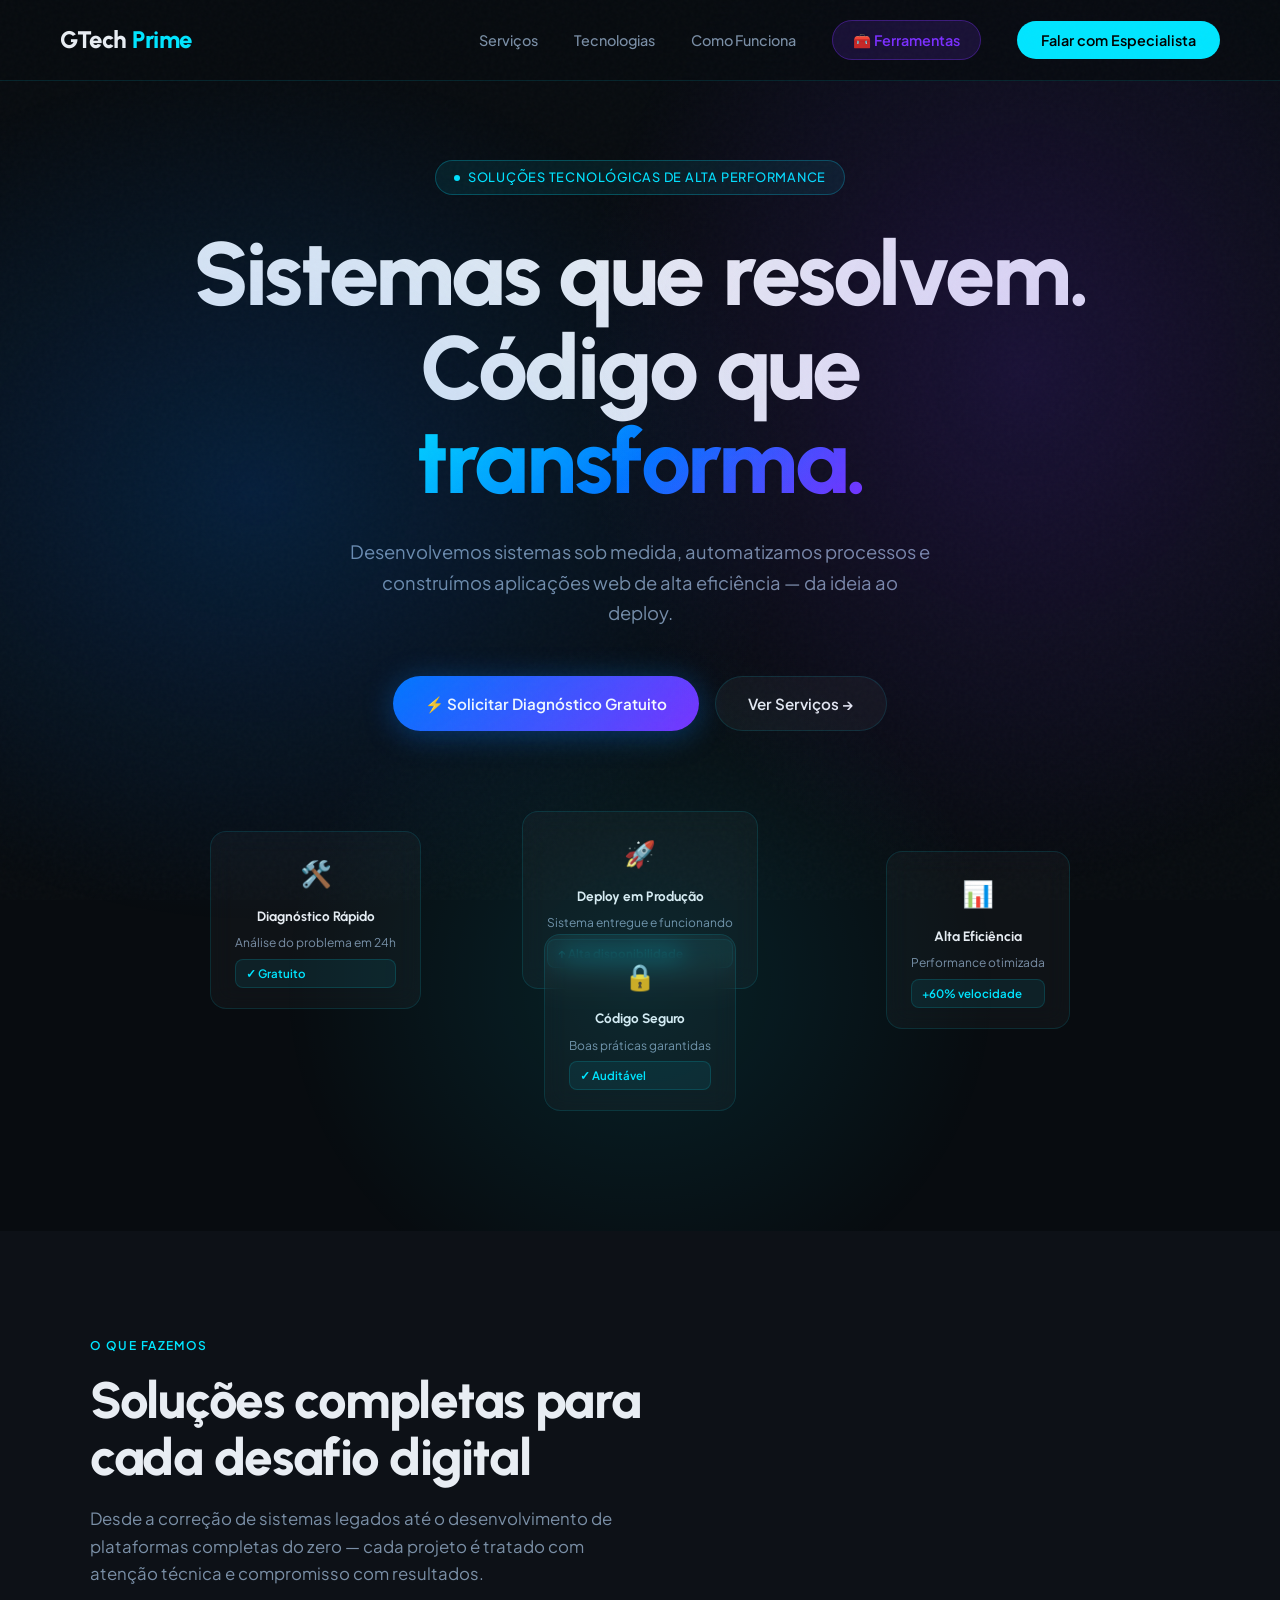
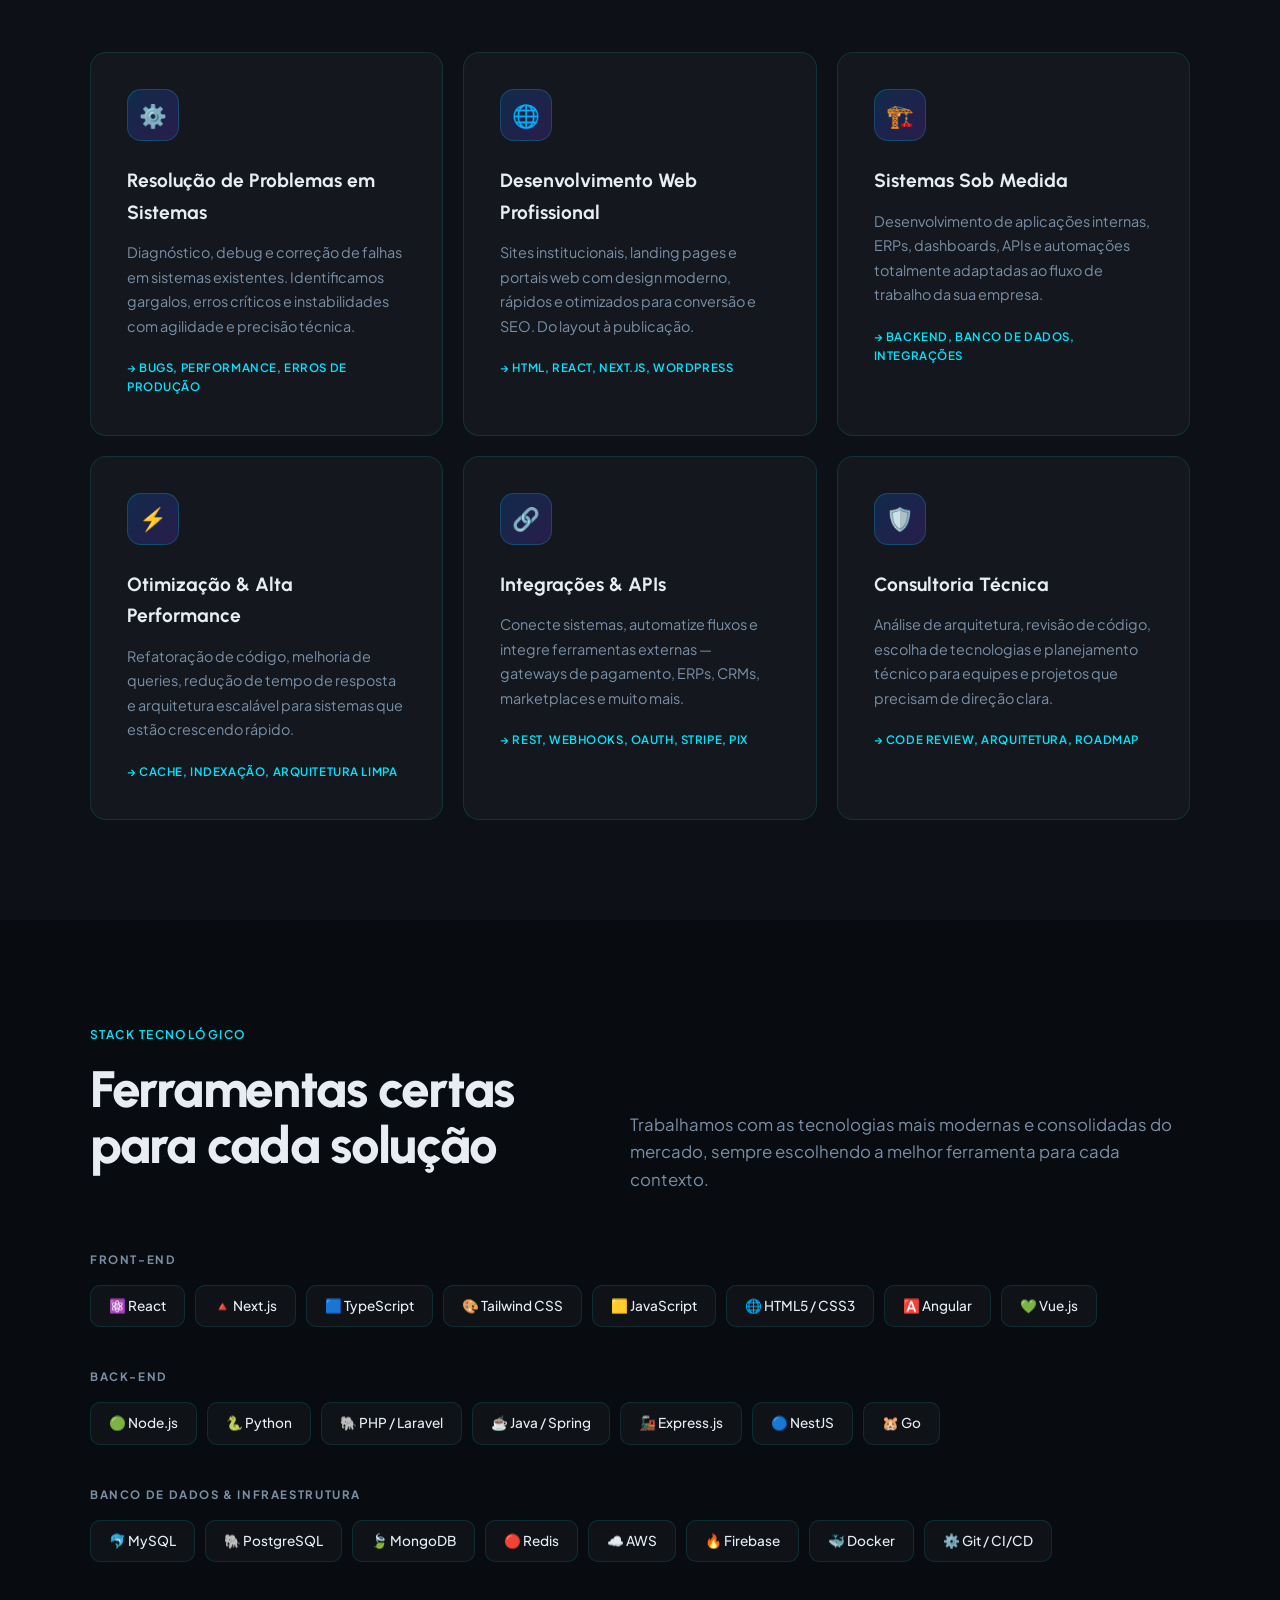
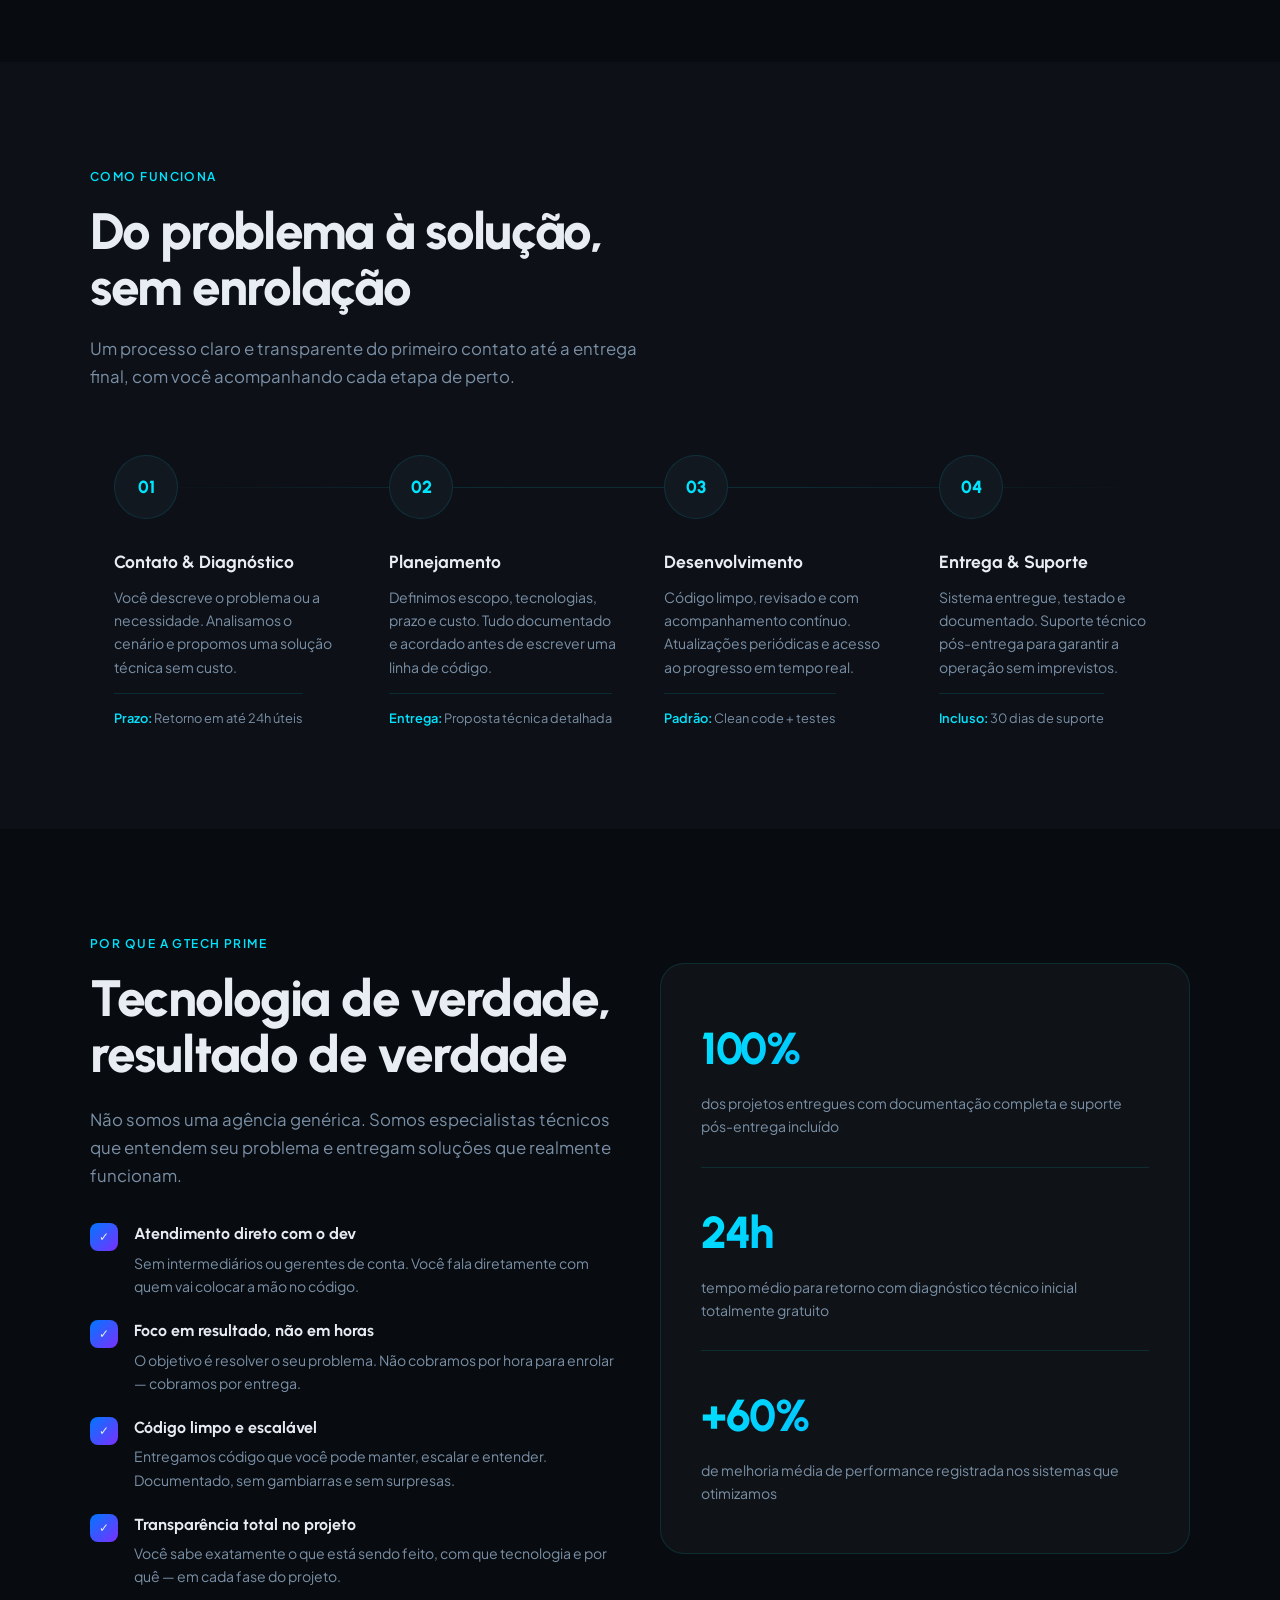
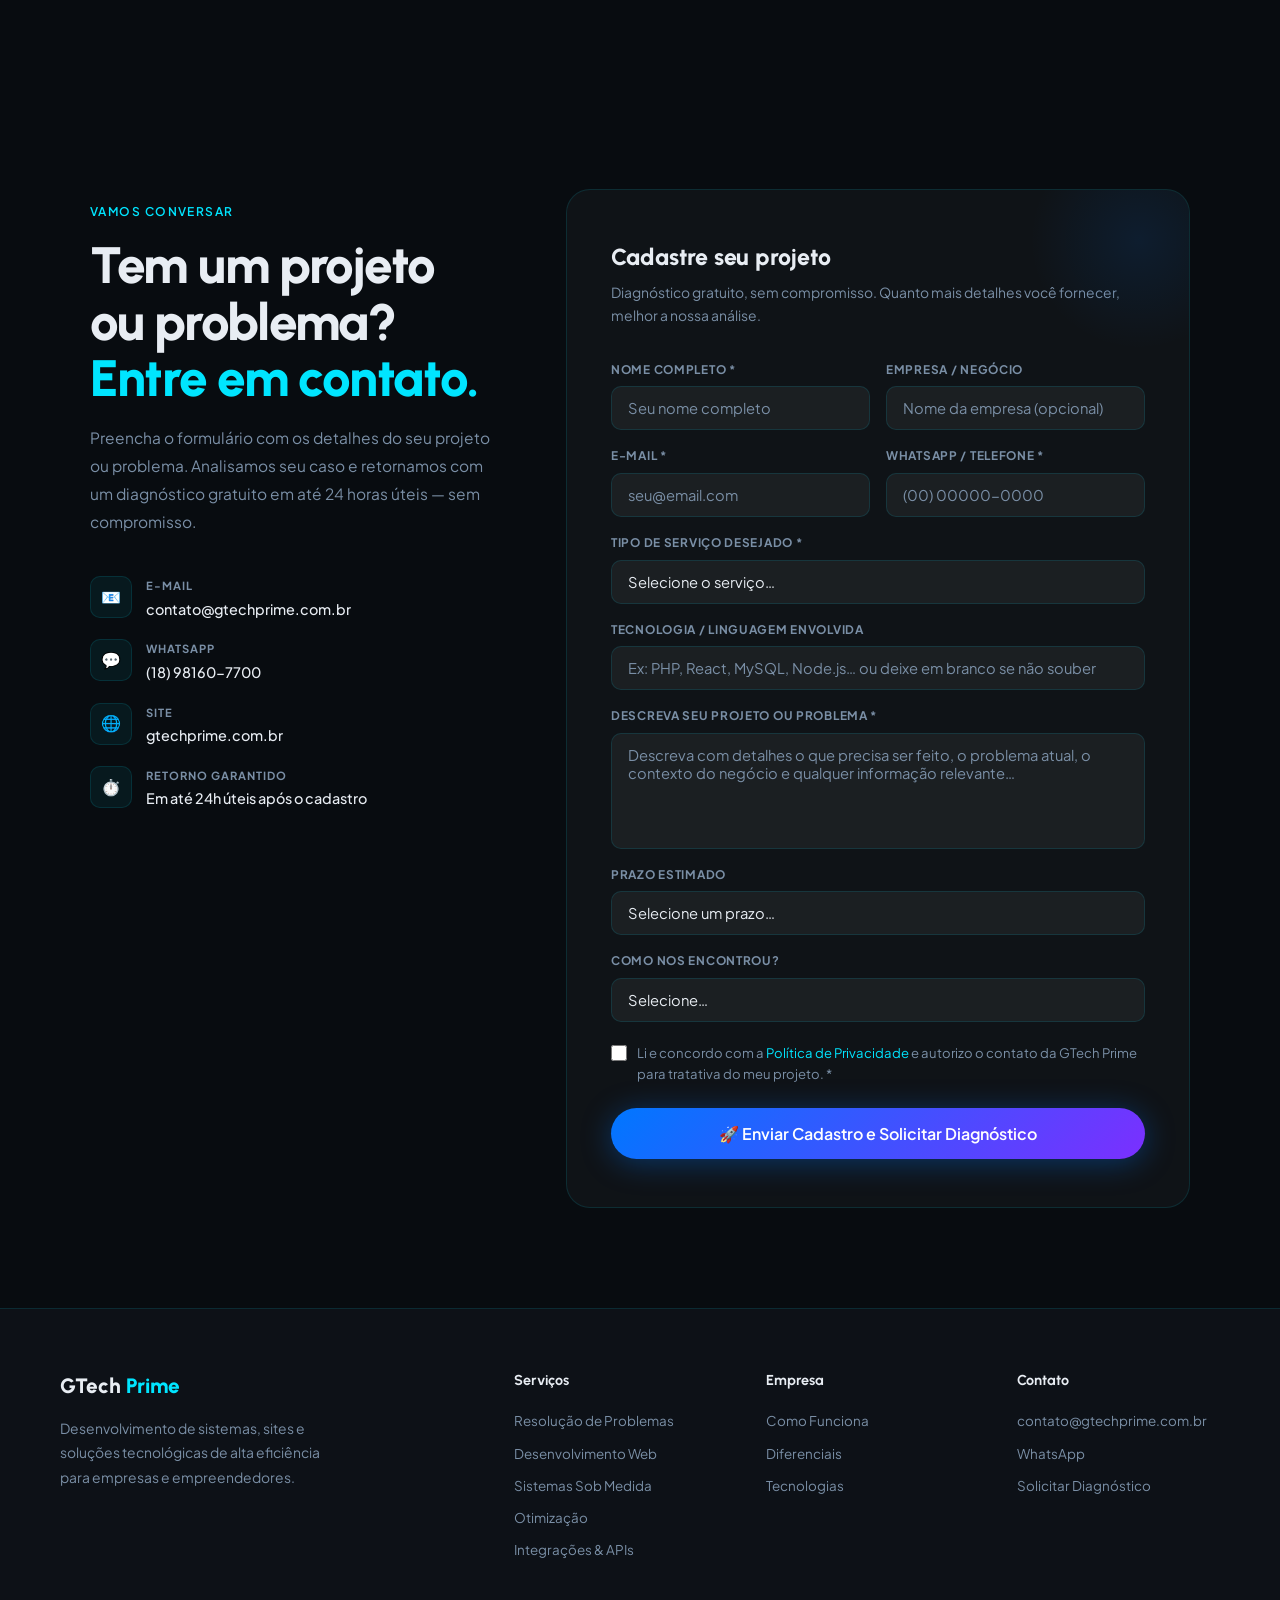
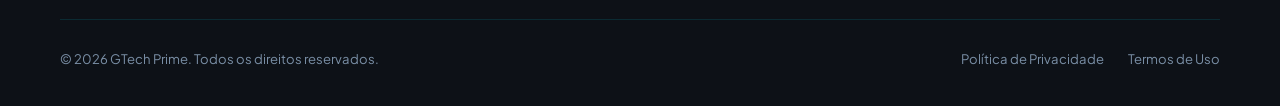
<file: index.html>
<!DOCTYPE html>
<html lang="pt-BR">
<head>
  <meta charset="UTF-8" />
  <meta name="viewport" content="width=device-width, initial-scale=1.0"/>
  <title>GTech Prime – Desenvolvimento & Soluções em Sistemas</title>
  <link href="https://fonts.googleapis.com/css2?family=Urbanist:wght@300;400;500;600;700;800;900&family=Plus+Jakarta+Sans:ital,wght@0,300;0,400;0,500;0,600;1,300;1,400&display=swap" rel="stylesheet"/>
  <link rel="stylesheet" href="style.css"/>

  <!-- Favicon -->
  <link rel="icon" type="image/x-icon" href="favicon.ico" />
  <link rel="icon" type="image/svg+xml" href="favicon.svg" />

  <!-- Open Graph (imagem nos resultados do Google e redes sociais) -->
  <meta property="og:title" content="GTech Prime – Desenvolvimento & Soluções em Sistemas" />
  <meta property="og:description" content="Desenvolvemos sistemas sob medida, automatizamos processos e construímos aplicações web de alta eficiência — da ideia ao deploy." />
  <meta property="og:image" content="https://gtechprime.com.br/Logo_G.png" />
  <meta property="og:type" content="website" />
  <meta property="og:url" content="https://gtechprime.com.br/" />
</head>
<body>

<!-- NAV -->
<nav>
  <a class="logo" href="#">GTech <span>Prime</span></a>
  <button class="nav-toggle" id="navToggle" aria-label="Abrir menu">
    <span></span><span></span><span></span>
  </button>
  <ul class="nav-links" id="navLinks">
    <li><a href="#servicos" class="nav-close">Serviços</a></li>
    <li><a href="#tecnologias" class="nav-close">Tecnologias</a></li>
    <li><a href="#processo" class="nav-close">Como Funciona</a></li>
    <li><a href="ferramentas.html" class="nav-ferramentas">🧰 Ferramentas</a></li>
    <li><a href="#contato" class="nav-cta nav-close">Falar com Especialista</a></li>
  </ul>
</nav>

<!-- HERO -->
<section class="hero">
  <div class="hero-badge">Soluções Tecnológicas de Alta Performance</div>
  <h1>Sistemas que resolvem.<br>Código que <span class="grad">transforma.</span></h1>
  <p>Desenvolvemos sistemas sob medida, automatizamos processos e construímos aplicações web de alta eficiência — da ideia ao deploy.</p>
  <div class="hero-actions">
    <a href="#contato" class="btn btn-primary">⚡ Solicitar Diagnóstico Gratuito</a>
    <a href="#servicos" class="btn btn-outline">Ver Serviços →</a>
  </div>
  <div class="hero-visual">
    <div class="float-card fc1">
      <div class="icon">🛠️</div>
      <div class="label">Diagnóstico Rápido</div>
      <div class="sub">Análise do problema em 24h</div>
      <div class="stat-pill">✓ Gratuito</div>
    </div>
    <div class="float-card fc2">
      <div class="icon">🚀</div>
      <div class="label">Deploy em Produção</div>
      <div class="sub">Sistema entregue e funcionando</div>
      <div class="stat-pill">↑ Alta disponibilidade</div>
    </div>
    <div class="float-card fc3">
      <div class="icon">📊</div>
      <div class="label">Alta Eficiência</div>
      <div class="sub">Performance otimizada</div>
      <div class="stat-pill">+60% velocidade</div>
    </div>
    <div class="float-card fc4">
      <div class="icon">🔒</div>
      <div class="label">Código Seguro</div>
      <div class="sub">Boas práticas garantidas</div>
      <div class="stat-pill">✓ Auditável</div>
    </div>
  </div>
</section>

<!-- SERVICES -->
<section id="servicos">
  <div class="container">
    <span class="section-label reveal">O que fazemos</span>
    <h2 class="reveal">Soluções completas para<br>cada desafio digital</h2>
    <p class="section-desc reveal">Desde a correção de sistemas legados até o desenvolvimento de plataformas completas do zero — cada projeto é tratado com atenção técnica e compromisso com resultados.</p>
    <div class="services-grid">
      <div class="service-card reveal">
        <div class="service-icon">⚙️</div>
        <h3>Resolução de Problemas em Sistemas</h3>
        <p>Diagnóstico, debug e correção de falhas em sistemas existentes. Identificamos gargalos, erros críticos e instabilidades com agilidade e precisão técnica.</p>
        <span class="service-tag">→ Bugs, performance, erros de produção</span>
      </div>
      <div class="service-card reveal">
        <div class="service-icon">🌐</div>
        <h3>Desenvolvimento Web Profissional</h3>
        <p>Sites institucionais, landing pages e portais web com design moderno, rápidos e otimizados para conversão e SEO. Do layout à publicação.</p>
        <span class="service-tag">→ HTML, React, Next.js, WordPress</span>
      </div>
      <div class="service-card reveal">
        <div class="service-icon">🏗️</div>
        <h3>Sistemas Sob Medida</h3>
        <p>Desenvolvimento de aplicações internas, ERPs, dashboards, APIs e automações totalmente adaptadas ao fluxo de trabalho da sua empresa.</p>
        <span class="service-tag">→ Backend, banco de dados, integrações</span>
      </div>
      <div class="service-card reveal">
        <div class="service-icon">⚡</div>
        <h3>Otimização & Alta Performance</h3>
        <p>Refatoração de código, melhoria de queries, redução de tempo de resposta e arquitetura escalável para sistemas que estão crescendo rápido.</p>
        <span class="service-tag">→ Cache, indexação, arquitetura limpa</span>
      </div>
      <div class="service-card reveal">
        <div class="service-icon">🔗</div>
        <h3>Integrações & APIs</h3>
        <p>Conecte sistemas, automatize fluxos e integre ferramentas externas — gateways de pagamento, ERPs, CRMs, marketplaces e muito mais.</p>
        <span class="service-tag">→ REST, webhooks, OAuth, Stripe, PIX</span>
      </div>
      <div class="service-card reveal">
        <div class="service-icon">🛡️</div>
        <h3>Consultoria Técnica</h3>
        <p>Análise de arquitetura, revisão de código, escolha de tecnologias e planejamento técnico para equipes e projetos que precisam de direção clara.</p>
        <span class="service-tag">→ Code review, arquitetura, roadmap</span>
      </div>
    </div>
  </div>
</section>

<!-- TECH STACK -->
<section id="tecnologias">
  <div class="container">
    <div class="tech-intro">
      <div>
        <span class="section-label reveal">Stack tecnológico</span>
        <h2 class="reveal">Ferramentas certas<br>para cada solução</h2>
      </div>
      <p class="section-desc reveal">Trabalhamos com as tecnologias mais modernas e consolidadas do mercado, sempre escolhendo a melhor ferramenta para cada contexto.</p>
    </div>
    <div class="tech-categories">
      <div class="reveal">
        <div class="tech-cat-label">Front-end</div>
        <div class="tech-chips">
          <div class="chip">⚛️ React</div>
          <div class="chip">🔺 Next.js</div>
          <div class="chip">🟦 TypeScript</div>
          <div class="chip">🎨 Tailwind CSS</div>
          <div class="chip">🟨 JavaScript</div>
          <div class="chip">🌐 HTML5 / CSS3</div>
          <div class="chip">🅰️ Angular</div>
          <div class="chip">💚 Vue.js</div>
        </div>
      </div>
      <div class="reveal">
        <div class="tech-cat-label">Back-end</div>
        <div class="tech-chips">
          <div class="chip">🟢 Node.js</div>
          <div class="chip">🐍 Python</div>
          <div class="chip">🐘 PHP / Laravel</div>
          <div class="chip">☕ Java / Spring</div>
          <div class="chip">🚂 Express.js</div>
          <div class="chip">🔵 NestJS</div>
          <div class="chip">🐹 Go</div>
        </div>
      </div>
      <div class="reveal">
        <div class="tech-cat-label">Banco de Dados & Infraestrutura</div>
        <div class="tech-chips">
          <div class="chip">🐬 MySQL</div>
          <div class="chip">🐘 PostgreSQL</div>
          <div class="chip">🍃 MongoDB</div>
          <div class="chip">🔴 Redis</div>
          <div class="chip">☁️ AWS</div>
          <div class="chip">🔥 Firebase</div>
          <div class="chip">🐳 Docker</div>
          <div class="chip">⚙️ Git / CI/CD</div>
        </div>
      </div>
    </div>
  </div>
</section>

<!-- PROCESS -->
<section id="processo">
  <div class="container">
    <span class="section-label reveal">Como funciona</span>
    <h2 class="reveal">Do problema à solução,<br>sem enrolação</h2>
    <p class="section-desc reveal">Um processo claro e transparente do primeiro contato até a entrega final, com você acompanhando cada etapa de perto.</p>
    <div class="steps">
      <div class="step reveal">
        <div class="step-num">01</div>
        <h3>Contato & Diagnóstico</h3>
        <p>Você descreve o problema ou a necessidade. Analisamos o cenário e propomos uma solução técnica sem custo.</p>
        <div class="step-detail"><strong>Prazo:</strong> Retorno em até 24h úteis</div>
      </div>
      <div class="step reveal">
        <div class="step-num">02</div>
        <h3>Planejamento</h3>
        <p>Definimos escopo, tecnologias, prazo e custo. Tudo documentado e acordado antes de escrever uma linha de código.</p>
        <div class="step-detail"><strong>Entrega:</strong> Proposta técnica detalhada</div>
      </div>
      <div class="step reveal">
        <div class="step-num">03</div>
        <h3>Desenvolvimento</h3>
        <p>Código limpo, revisado e com acompanhamento contínuo. Atualizações periódicas e acesso ao progresso em tempo real.</p>
        <div class="step-detail"><strong>Padrão:</strong> Clean code + testes</div>
      </div>
      <div class="step reveal">
        <div class="step-num">04</div>
        <h3>Entrega & Suporte</h3>
        <p>Sistema entregue, testado e documentado. Suporte técnico pós-entrega para garantir a operação sem imprevistos.</p>
        <div class="step-detail"><strong>Incluso:</strong> 30 dias de suporte</div>
      </div>
    </div>
  </div>
</section>

<!-- DIFERENCIAIS -->
<section id="diferenciais">
  <div class="container">
    <div class="diff-grid">
      <div class="diff-left">
        <span class="section-label reveal">Por que a GTech Prime</span>
        <h2 class="reveal">Tecnologia de verdade,<br>resultado de verdade</h2>
        <p class="section-desc reveal" style="margin-bottom:0">Não somos uma agência genérica. Somos especialistas técnicos que entendem seu problema e entregam soluções que realmente funcionam.</p>
        <div class="diff-list">
          <div class="diff-item reveal">
            <div class="check">✓</div>
            <div>
              <h4>Atendimento direto com o dev</h4>
              <p>Sem intermediários ou gerentes de conta. Você fala diretamente com quem vai colocar a mão no código.</p>
            </div>
          </div>
          <div class="diff-item reveal">
            <div class="check">✓</div>
            <div>
              <h4>Foco em resultado, não em horas</h4>
              <p>O objetivo é resolver o seu problema. Não cobramos por hora para enrolar — cobramos por entrega.</p>
            </div>
          </div>
          <div class="diff-item reveal">
            <div class="check">✓</div>
            <div>
              <h4>Código limpo e escalável</h4>
              <p>Entregamos código que você pode manter, escalar e entender. Documentado, sem gambiarras e sem surpresas.</p>
            </div>
          </div>
          <div class="diff-item reveal">
            <div class="check">✓</div>
            <div>
              <h4>Transparência total no projeto</h4>
              <p>Você sabe exatamente o que está sendo feito, com que tecnologia e por quê — em cada fase do projeto.</p>
            </div>
          </div>
        </div>
      </div>
      <div class="diff-right reveal">
        <div class="metric">
          <span class="number">100%</span>
          <span class="desc">dos projetos entregues com documentação completa e suporte pós-entrega incluído</span>
        </div>
        <div class="metric">
          <span class="number">24h</span>
          <span class="desc">tempo médio para retorno com diagnóstico técnico inicial totalmente gratuito</span>
        </div>
        <div class="metric">
          <span class="number">+60%</span>
          <span class="desc">de melhoria média de performance registrada nos sistemas que otimizamos</span>
        </div>
      </div>
    </div>
  </div>
</section>

<!-- CADASTRO & CONTATO -->
<section id="contato">
  <div class="container">
    <div class="contact-wrapper">

      <!-- INFO LATERAL -->
      <div class="contact-left reveal">
        <span class="section-label">Vamos conversar</span>
        <h2>Tem um projeto<br>ou problema?<br><span style="color:var(--accent)">Entre em contato.</span></h2>
        <p>Preencha o formulário com os detalhes do seu projeto ou problema. Analisamos seu caso e retornamos com um diagnóstico gratuito em até 24 horas úteis — sem compromisso.</p>
        <div class="contact-info-list">
          <div class="contact-info-item">
            <div class="ci-icon">📧</div>
            <div>
              <div class="ci-label">E-mail</div>
              <div class="ci-value">contato@gtechprime.com.br</div>
            </div>
          </div>
          <div class="contact-info-item">
            <div class="ci-icon">💬</div>
            <div>
              <div class="ci-label">WhatsApp</div>
              <div class="ci-value"><a href="https://wa.me/5518981607700" target="_blank" rel="noopener noreferrer" style="color:inherit;text-decoration:none;">(18) 98160-7700</a></div>
            </div>
          </div>
          <div class="contact-info-item">
            <div class="ci-icon">🌐</div>
            <div>
              <div class="ci-label">Site</div>
              <div class="ci-value">gtechprime.com.br</div>
            </div>
          </div>
          <div class="contact-info-item">
            <div class="ci-icon">⏱️</div>
            <div>
              <div class="ci-label">Retorno garantido</div>
              <div class="ci-value">Em até 24h úteis após o cadastro</div>
            </div>
          </div>
        </div>
      </div>

      <!-- FORMULÁRIO -->
      <div class="form-card reveal">
        <h3 id="formTitle">Cadastre seu projeto</h3>
        <p class="form-sub" id="formSub">Diagnóstico gratuito, sem compromisso. Quanto mais detalhes você fornecer, melhor a nossa análise.</p>

        <div class="form-grid" id="formGrid">
          <div class="field">
            <label>Nome completo *</label>
            <input type="text" id="f-nome" placeholder="Seu nome completo" />
          </div>
          <div class="field">
            <label>Empresa / Negócio</label>
            <input type="text" id="f-empresa" placeholder="Nome da empresa (opcional)" />
          </div>
          <div class="field">
            <label>E-mail *</label>
            <input type="email" id="f-email" placeholder="seu@email.com" />
          </div>
          <div class="field">
            <label>WhatsApp / Telefone *</label>
            <input type="tel" id="f-fone" placeholder="(00) 00000-0000" />
          </div>
          <div class="field full">
            <label>Tipo de serviço desejado *</label>
            <select id="f-tipo">
              <option value="">Selecione o serviço…</option>
              <option>Resolução de problemas em sistema existente</option>
              <option>Desenvolvimento de sistema do zero</option>
              <option>Desenvolvimento de site / landing page</option>
              <option>Otimização de performance</option>
              <option>Integração entre sistemas / APIs</option>
              <option>Consultoria técnica</option>
              <option>Outro / Não sei ainda</option>
            </select>
          </div>
          <div class="field full">
            <label>Tecnologia / Linguagem envolvida</label>
            <input type="text" id="f-tech" placeholder="Ex: PHP, React, MySQL, Node.js… ou deixe em branco se não souber" />
          </div>
          <div class="field full">
            <label>Descreva seu projeto ou problema *</label>
            <textarea id="f-desc" rows="5" placeholder="Descreva com detalhes o que precisa ser feito, o problema atual, o contexto do negócio e qualquer informação relevante…"></textarea>
          </div>
          <div class="field full">
            <label>Prazo estimado</label>
            <select id="f-prazo">
              <option value="">Selecione um prazo…</option>
              <option>Urgente (até 1 semana)</option>
              <option>Curto prazo (até 1 mês)</option>
              <option>Médio prazo (1 a 3 meses)</option>
              <option>Longo prazo (mais de 3 meses)</option>
              <option>Sem prazo definido</option>
            </select>
          </div>
          <div class="field full">
            <label>Como nos encontrou?</label>
            <select id="f-origem">
              <option value="">Selecione…</option>
              <option>Google / Pesquisa</option>
              <option>Indicação de amigo ou colega</option>
              <option>Redes sociais</option>
              <option>LinkedIn</option>
              <option>Outro</option>
            </select>
          </div>
          <div class="full">
            <label class="form-check">
              <input type="checkbox" id="f-lgpd" />
              <span>Li e concordo com a <a href="#">Política de Privacidade</a> e autorizo o contato da GTech Prime para tratativa do meu projeto. *</span>
            </label>
          </div>
          <div class="full">
            <button class="btn btn-primary btn-submit" onclick="submitForm()">
              🚀 Enviar Cadastro e Solicitar Diagnóstico
            </button>
          </div>
          <div class="full form-error" id="formError"></div>
        </div>

        <!-- Sucesso -->
        <div class="form-success" id="formSuccess">
          <div class="s-icon">✅</div>
          <h4>Cadastro recebido!</h4>
          <p>Obrigado pelo contato, <strong id="nomeCliente"></strong>!<br>Nossa equipe analisará seu projeto e retornará em até <strong>24 horas úteis</strong> com um diagnóstico gratuito.</p>
        </div>
      </div>

    </div>
  </div>
</section>

<!-- FOOTER -->
<footer>
  <div class="footer-top">
    <div class="footer-brand">
      <a class="footer-logo" href="#">GTech <span>Prime</span></a>
      <p>Desenvolvimento de sistemas, sites e soluções tecnológicas de alta eficiência para empresas e empreendedores.</p>
    </div>
    <div class="footer-col">
      <h5>Serviços</h5>
      <a href="#servicos">Resolução de Problemas</a>
      <a href="#servicos">Desenvolvimento Web</a>
      <a href="#servicos">Sistemas Sob Medida</a>
      <a href="#servicos">Otimização</a>
      <a href="#servicos">Integrações & APIs</a>
    </div>
    <div class="footer-col">
      <h5>Empresa</h5>
      <a href="#processo">Como Funciona</a>
      <a href="#diferenciais">Diferenciais</a>
      <a href="#tecnologias">Tecnologias</a>
    </div>
    <div class="footer-col">
      <h5>Contato</h5>
      <a href="mailto:contato@gtechprime.com.br">contato@gtechprime.com.br</a>
      <a href="https://wa.me/5518981607700" target="_blank" rel="noopener noreferrer">WhatsApp</a>
      <a href="#contato">Solicitar Diagnóstico</a>
    </div>
  </div>
  <div class="footer-bottom">
    <p>© 2026 GTech Prime. Todos os direitos reservados.</p>
    <div class="footer-links">
      <a href="#">Política de Privacidade</a>
      <a href="#">Termos de Uso</a>
    </div>
  </div>
</footer>

<script src="script.js"></script>
</body>
</html>
</file>
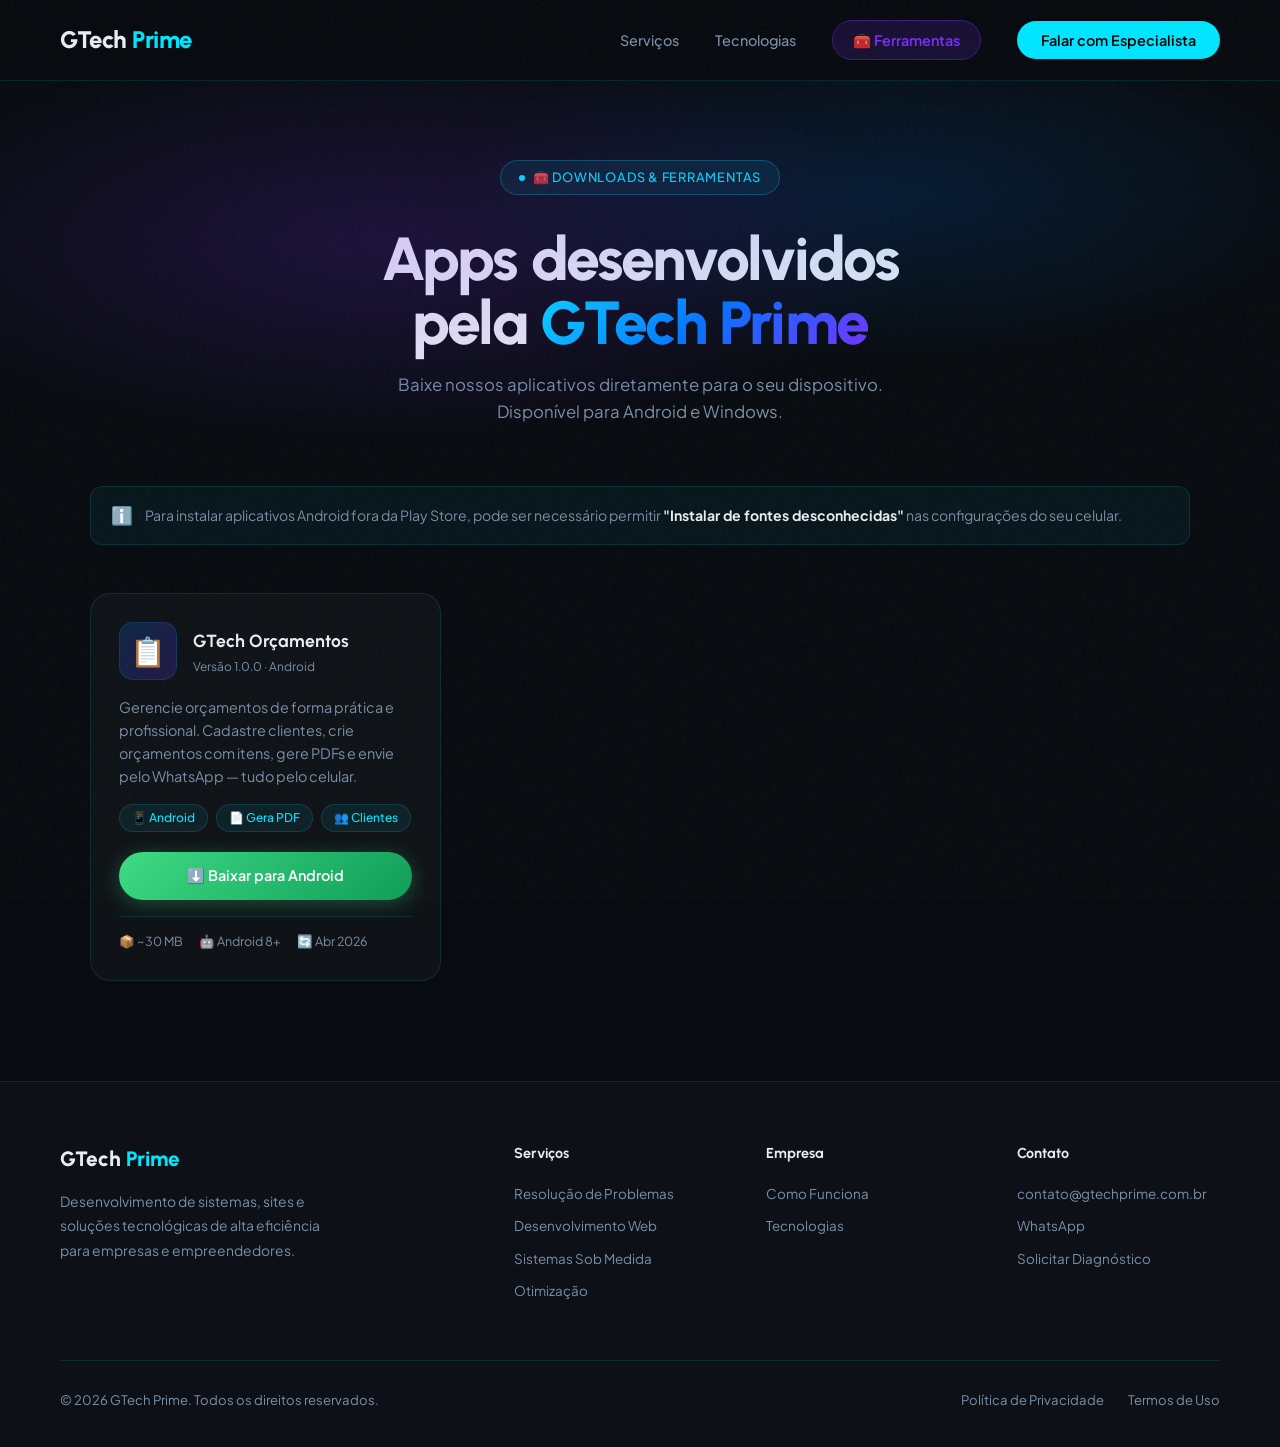
<file: ferramentas.html>
<!DOCTYPE html>
<html lang="pt-BR">
<head>
  <meta charset="UTF-8" />
  <meta name="viewport" content="width=device-width, initial-scale=1.0"/>
  <title>Ferramentas & Apps – GTech Prime</title>
  <link href="https://fonts.googleapis.com/css2?family=Urbanist:wght@300;400;500;600;700;800;900&family=Plus+Jakarta+Sans:ital,wght@0,300;0,400;0,500;0,600;1,300;1,400&display=swap" rel="stylesheet"/>
  <link rel="stylesheet" href="style.css"/>

  <!-- Favicon -->
  <link rel="icon" type="image/x-icon" href="favicon.ico" />
  <link rel="icon" type="image/svg+xml" href="favicon.svg" />
  <link rel="apple-touch-icon" href="favicon.svg" />

  <!-- Open Graph (imagem nos resultados do Google e redes sociais) -->
  <meta property="og:title" content="Ferramentas & Apps – GTech Prime" />
  <meta property="og:description" content="Baixe os aplicativos desenvolvidos pela GTech Prime para Android e Windows." />
  <meta property="og:image" content="https://gtechprime.com.br/Logo_G.png" />
  <meta property="og:type" content="website" />
  <meta property="og:url" content="https://gtechprime.com.br/ferramentas" />
  <style>
    .tools-hero {
      min-height: 38vh;
      display: flex; flex-direction: column;
      align-items: center; justify-content: center;
      text-align: center;
      padding: 160px 24px 60px;
      position: relative; overflow: hidden;
    }
    .tools-hero::after {
      content:''; position:absolute; inset:0;
      background:
        radial-gradient(ellipse 60% 60% at 30% 50%,rgba(123,47,255,0.18) 0%,transparent 70%),
        radial-gradient(ellipse 50% 50% at 70% 40%,rgba(0,119,255,0.15) 0%,transparent 70%);
      pointer-events:none;
    }

    .tools-grid {
      display: grid;
      grid-template-columns: repeat(auto-fill, minmax(320px, 1fr));
      gap: 24px;
      margin-top: 48px;
    }

    .app-card {
      background: var(--card-bg);
      border: 1px solid var(--border);
      border-radius: 20px;
      padding: 28px;
      display: flex;
      flex-direction: column;
      gap: 16px;
      transition: transform .25s, border-color .25s, box-shadow .25s;
      position: relative;
      overflow: hidden;
    }
    .app-card::before {
      content:'';
      position:absolute; top:0; left:0; right:0; height:2px;
      background: linear-gradient(90deg, var(--accent2), var(--accent3));
      opacity: 0;
      transition: opacity .25s;
    }
    .app-card:hover { transform:translateY(-6px); border-color:rgba(0,229,255,0.3); box-shadow:0 20px 60px rgba(0,119,255,0.15); }
    .app-card:hover::before { opacity: 1; }

    .app-card-header {
      display: flex;
      align-items: center;
      gap: 16px;
    }
    .app-icon {
      width: 58px; height: 58px;
      border-radius: 14px;
      background: linear-gradient(135deg, rgba(0,119,255,0.2), rgba(123,47,255,0.2));
      border: 1px solid var(--border);
      display: flex; align-items: center; justify-content: center;
      font-size: 1.8rem;
      flex-shrink: 0;
    }
    .app-name {
      font-family: var(--font-head);
      font-size: 1.1rem;
      font-weight: 700;
      color: var(--text);
    }
    .app-version {
      font-size: .75rem;
      color: var(--muted);
      margin-top: 2px;
    }
    .app-desc {
      font-size: .9rem;
      color: var(--muted);
      line-height: 1.6;
      flex: 1;
    }
    .app-tags {
      display: flex;
      flex-wrap: wrap;
      gap: 8px;
    }
    .app-tag {
      background: rgba(0,229,255,0.07);
      border: 1px solid rgba(0,229,255,0.15);
      border-radius: 50px;
      padding: 3px 12px;
      font-size: .75rem;
      color: var(--accent);
      font-weight: 500;
    }
    .app-actions {
      display: flex;
      gap: 10px;
      margin-top: 4px;
    }
    .btn-download {
      flex: 1;
      display: inline-flex;
      align-items: center;
      justify-content: center;
      gap: 8px;
      padding: 12px 20px;
      border-radius: 50px;
      font-weight: 600;
      font-size: .9rem;
      text-decoration: none;
      transition: transform .2s, box-shadow .2s, opacity .2s;
      cursor: pointer;
    }
    .btn-download:hover { transform: translateY(-2px); }
    .btn-android {
      background: linear-gradient(135deg, #3ddc84, #0f9d58);
      color: #fff;
      box-shadow: 0 4px 20px rgba(61,220,132,0.3);
    }
    .btn-android:hover { box-shadow: 0 8px 30px rgba(61,220,132,0.45); }
    .btn-windows {
      background: linear-gradient(135deg, var(--accent2), var(--accent3));
      color: #fff;
      box-shadow: 0 4px 20px rgba(0,119,255,0.3);
    }
    .btn-windows:hover { box-shadow: 0 8px 30px rgba(0,119,255,0.45); }
    .btn-disabled {
      background: rgba(255,255,255,0.05);
      border: 1px solid var(--border);
      color: var(--muted);
      cursor: not-allowed;
      opacity: .6;
    }
    .btn-disabled:hover { transform: none; }

    .app-meta {
      display: flex;
      align-items: center;
      gap: 16px;
      padding-top: 14px;
      border-top: 1px solid var(--border);
      font-size: .78rem;
      color: var(--muted);
    }
    .app-meta span { display: flex; align-items: center; gap: 5px; }

    /* Empty state */
    .coming-soon {
      text-align: center;
      padding: 60px 24px;
      color: var(--muted);
    }
    .coming-soon .cs-icon { font-size: 3rem; margin-bottom: 16px; }
    .coming-soon p { font-size: 1rem; }

    /* Section info */
    .info-bar {
      background: rgba(0,229,255,0.05);
      border: 1px solid rgba(0,229,255,0.12);
      border-radius: 12px;
      padding: 14px 20px;
      display: flex;
      align-items: center;
      gap: 12px;
      font-size: .88rem;
      color: var(--muted);
      margin-bottom: 8px;
    }
    .info-bar span { color: var(--accent); font-size: 1.1rem; }
  </style>
</head>
<body>

<!-- NAV -->
<nav>
  <a class="logo" href="index.html">GTech <span>Prime</span></a>
  <button class="nav-toggle" id="navToggle" aria-label="Abrir menu">
    <span></span><span></span><span></span>
  </button>
  <ul class="nav-links" id="navLinks">
    <li><a href="index.html#servicos" class="nav-close">Serviços</a></li>
    <li><a href="index.html#tecnologias" class="nav-close">Tecnologias</a></li>
    <li><a href="ferramentas.html" class="nav-ferramentas">🧰 Ferramentas</a></li>
    <li><a href="index.html#contato" class="nav-cta nav-close">Falar com Especialista</a></li>
  </ul>
</nav>

<!-- HERO -->
<section class="tools-hero">
  <div class="hero-badge" style="animation:none">🧰 Downloads & Ferramentas</div>
  <h1 style="font-size:clamp(2rem,5vw,3.8rem);margin-bottom:16px">Apps desenvolvidos<br>pela <span class="grad">GTech Prime</span></h1>
  <p style="max-width:560px;color:var(--muted);font-size:1.05rem">Baixe nossos aplicativos diretamente para o seu dispositivo. Disponível para Android e Windows.</p>
</section>

<!-- APPS -->
<section style="padding:0 0 100px">
  <div class="container">

    <div class="info-bar reveal">
      <span>ℹ️</span>
      <p>Para instalar aplicativos Android fora da Play Store, pode ser necessário permitir <strong style="color:var(--text)">"Instalar de fontes desconhecidas"</strong> nas configurações do seu celular.</p>
    </div>

    <div class="tools-grid">

      <!-- ══ APP 1: GTech Orçamentos ══ -->
      <div class="app-card reveal">
        <div class="app-card-header">
          <div class="app-icon">📋</div>
          <div>
            <div class="app-name">GTech Orçamentos</div>
            <div class="app-version">Versão 1.0.0 · Android</div>
          </div>
        </div>
        <p class="app-desc">Gerencie orçamentos de forma prática e profissional. Cadastre clientes, crie orçamentos com itens, gere PDFs e envie pelo WhatsApp — tudo pelo celular.</p>
        <div class="app-tags">
          <span class="app-tag">📱 Android</span>
          <span class="app-tag">📄 Gera PDF</span>
          <span class="app-tag">👥 Clientes</span>
        </div>
        <div class="app-actions">
          <!-- 
            INSTRUÇÕES:
            1. Faça o build preview no Expo: eas build --platform android --profile preview
            2. Baixe o .apk gerado
            3. Suba o .apk em algum lugar (Google Drive, GitHub Releases, seu próprio servidor)
            4. Substitua o href="#" abaixo pelo link direto do arquivo .apk
          -->
          <a href="/downloads/GTech-Orcamentos.apk" class="btn-download btn-android" download="GTech-Orcamentos.apk">
            ⬇️ Baixar para Android
          </a>
        </div>
        <div class="app-meta">
          <span>📦 ~30 MB</span>
          <span>🤖 Android 8+</span>
          <span>🔄 Abr 2026</span>
        </div>
      </div>

    </div>
  </div>
</section>

<!-- FOOTER -->
<footer>
  <div class="footer-top">
    <div class="footer-brand">
      <a class="footer-logo" href="index.html">GTech <span>Prime</span></a>
      <p>Desenvolvimento de sistemas, sites e soluções tecnológicas de alta eficiência para empresas e empreendedores.</p>
    </div>
    <div class="footer-col">
      <h5>Serviços</h5>
      <a href="index.html#servicos">Resolução de Problemas</a>
      <a href="index.html#servicos">Desenvolvimento Web</a>
      <a href="index.html#servicos">Sistemas Sob Medida</a>
      <a href="index.html#servicos">Otimização</a>
    </div>
    <div class="footer-col">
      <h5>Empresa</h5>
      <a href="index.html#processo">Como Funciona</a>
      <a href="index.html#tecnologias">Tecnologias</a>
    </div>
    <div class="footer-col">
      <h5>Contato</h5>
      <a href="mailto:contato@gtechprime.com.br">contato@gtechprime.com.br</a>
      <a href="index.html#contato">WhatsApp</a>
      <a href="index.html#contato">Solicitar Diagnóstico</a>
    </div>
  </div>
  <div class="footer-bottom">
    <p>© 2026 GTech Prime. Todos os direitos reservados.</p>
    <div class="footer-links">
      <a href="#">Política de Privacidade</a>
      <a href="#">Termos de Uso</a>
    </div>
  </div>
</footer>

<script src="script.js"></script>
</body>
</html>
</file>
<file: style.css>
*, *::before, *::after { box-sizing: border-box; margin: 0; padding: 0; }
:root {
  --bg:#080c10; --bg2:#0d1117; --bg3:#111820;
  --accent:#00e5ff; --accent2:#0077ff; --accent3:#7b2fff;
  --text:#e8edf3; --muted:#7a8fa6; --border:rgba(0,229,255,0.12);
  --card-bg:rgba(255,255,255,0.03); --radius:16px;
  --font-head:'Urbanist',sans-serif; --font-body:'Plus Jakarta Sans',sans-serif;
}
html { scroll-behavior: smooth; }
body { background:var(--bg); color:var(--text); font-family:var(--font-body); font-size:16px; line-height:1.65; overflow-x:hidden; }
body::before {
  content:''; position:fixed; inset:0;
  background-image:url("data:image/svg+xml,%3Csvg viewBox='0 0 256 256' xmlns='http://www.w3.org/2000/svg'%3E%3Cfilter id='n'%3E%3CfeTurbulence type='fractalNoise' baseFrequency='0.9' numOctaves='4' stitchTiles='stitch'/%3E%3C/filter%3E%3Crect width='100%25' height='100%25' filter='url(%23n)' opacity='1'/%3E%3C/svg%3E");
  opacity:0.025; pointer-events:none; z-index:9999;
}

/* NAV */
nav {
  position:fixed; top:0; left:0; right:0; z-index:100;
  display:flex; align-items:center; justify-content:space-between;
  padding:20px 60px; background:rgba(8,12,16,0.82);
  backdrop-filter:blur(20px); border-bottom:1px solid var(--border); transition:padding .3s;
}
.logo { font-family:var(--font-head); font-weight:800; font-size:1.5rem; letter-spacing:-0.02em; color:var(--text); text-decoration:none; }
.logo span { color:var(--accent); }
.nav-links { display:flex; gap:36px; list-style:none; }
.nav-links a { color:var(--muted); text-decoration:none; font-size:.9rem; font-weight:500; transition:color .2s; }
.nav-links a:hover { color:var(--accent); }
.nav-cta { background:var(--accent); color:#000!important; padding:10px 24px; border-radius:50px; font-weight:600!important; }
.nav-cta:hover { opacity:.85; }
.nav-ferramentas { background:rgba(123,47,255,0.15); color:var(--accent3)!important; padding:10px 20px; border-radius:50px; font-weight:600!important; border:1px solid rgba(123,47,255,0.35); transition:all .2s!important; }
.nav-ferramentas:hover { background:rgba(123,47,255,0.28)!important; border-color:rgba(123,47,255,0.6)!important; color:#fff!important; }

/* HERO */
.hero {
  min-height:100vh; display:flex; flex-direction:column;
  align-items:center; justify-content:center; text-align:center;
  padding:160px 24px 120px; position:relative; overflow:hidden;
}
.hero::after {
  content:''; position:absolute; inset:0;
  background:
    radial-gradient(ellipse 60% 50% at 20% 40%,rgba(0,119,255,0.18) 0%,transparent 70%),
    radial-gradient(ellipse 50% 60% at 80% 30%,rgba(123,47,255,0.16) 0%,transparent 70%),
    radial-gradient(ellipse 40% 40% at 50% 80%,rgba(0,229,255,0.10) 0%,transparent 70%);
  pointer-events:none;
}
.hero-badge {
  display:inline-flex; align-items:center; gap:8px;
  background:rgba(0,229,255,0.08); border:1px solid rgba(0,229,255,0.25);
  border-radius:50px; padding:6px 18px; font-size:.8rem; font-weight:500;
  color:var(--accent); letter-spacing:.06em; text-transform:uppercase;
  margin-bottom:32px; animation:fadeUp .8s ease both;
}
.hero-badge::before { content:''; width:6px; height:6px; border-radius:50%; background:var(--accent); animation:pulse 2s ease infinite; }
@keyframes pulse { 0%,100%{opacity:1;transform:scale(1)} 50%{opacity:.4;transform:scale(1.4)} }
h1 { font-family:var(--font-head); font-size:clamp(2.8rem,7vw,6rem); font-weight:800; line-height:1.05; letter-spacing:-0.03em; margin-bottom:28px; animation:fadeUp .9s .1s ease both; max-width:900px; }
h1 .grad { background:linear-gradient(135deg,var(--accent) 0%,var(--accent2) 50%,var(--accent3) 100%); -webkit-background-clip:text; -webkit-text-fill-color:transparent; background-clip:text; }
.hero p { max-width:580px; color:var(--muted); font-size:1.15rem; margin-bottom:48px; animation:fadeUp 1s .2s ease both; }
.hero-actions { display:flex; gap:16px; flex-wrap:wrap; justify-content:center; animation:fadeUp 1s .3s ease both; }

/* BUTTONS */
.btn { display:inline-flex; align-items:center; gap:8px; padding:14px 32px; border-radius:50px; font-weight:600; font-size:.95rem; text-decoration:none; transition:transform .2s,opacity .2s,box-shadow .2s; cursor:pointer; font-family:var(--font-body); border:none; }
.btn:hover { transform:translateY(-2px); }
.btn-primary { background:linear-gradient(135deg,var(--accent2),var(--accent3)); color:#fff; box-shadow:0 4px 30px rgba(0,119,255,0.35); }
.btn-primary:hover { box-shadow:0 8px 40px rgba(0,119,255,0.5); }
.btn-outline { border:1px solid var(--border); color:var(--text); background:rgba(255,255,255,0.04); }
.btn-outline:hover { border-color:rgba(0,229,255,0.4); background:rgba(0,229,255,0.06); }

/* FLOATING CARDS */
.hero-visual { margin-top:80px; position:relative; width:100%; max-width:860px; height:300px; animation:fadeUp 1s .5s ease both; }
.float-card { position:absolute; background:var(--card-bg); border:1px solid var(--border); backdrop-filter:blur(12px); border-radius:var(--radius); padding:20px 24px; display:flex; flex-direction:column; gap:6px; }
.float-card .icon { font-size:1.6rem; margin-bottom:4px; }
.float-card .label { font-family:var(--font-head); font-size:.85rem; font-weight:700; }
.float-card .sub   { font-size:.75rem; color:var(--muted); }
.fc1 { left:0; top:20px; animation:float1 5s ease-in-out infinite; }
.fc2 { left:50%; transform:translateX(-50%); top:0; animation:float2 6s ease-in-out infinite; }
.fc3 { right:0; top:40px; animation:float3 4.5s ease-in-out infinite; }
.fc4 { left:50%; transform:translateX(-50%); bottom:0; animation:float1 5.5s ease-in-out infinite; }
@keyframes float1 { 0%,100%{transform:translateY(0)} 50%{transform:translateY(-12px)} }
@keyframes float2 { 0%,100%{transform:translateX(-50%) translateY(0)} 50%{transform:translateX(-50%) translateY(-16px)} }
@keyframes float3 { 0%,100%{transform:translateY(0)} 50%{transform:translateY(-10px)} }
.stat-pill { display:inline-flex; align-items:center; gap:6px; background:rgba(0,229,255,0.07); border:1px solid rgba(0,229,255,0.15); border-radius:8px; padding:4px 10px; font-size:.72rem; color:var(--accent); font-weight:600; }

/* COMMON */
section { padding:100px 24px; }
.container { max-width:1100px; margin:0 auto; }
.section-label { display:inline-block; font-size:.75rem; font-weight:600; letter-spacing:.12em; text-transform:uppercase; color:var(--accent); margin-bottom:16px; }
h2 { font-family:var(--font-head); font-size:clamp(2rem,4vw,3.2rem); font-weight:800; letter-spacing:-0.025em; line-height:1.1; margin-bottom:20px; }
.section-desc { color:var(--muted); max-width:560px; font-size:1.05rem; margin-bottom:64px; }

/* SERVICES */
#servicos { background:var(--bg2); }
.services-grid { display:grid; grid-template-columns:repeat(auto-fit,minmax(300px,1fr)); gap:20px; }
.service-card { background:var(--card-bg); border:1px solid var(--border); border-radius:var(--radius); padding:36px; position:relative; overflow:hidden; transition:border-color .3s,transform .3s,box-shadow .3s; }
.service-card::before { content:''; position:absolute; inset:0; background:linear-gradient(135deg,rgba(0,229,255,0.06) 0%,transparent 60%); opacity:0; transition:opacity .3s; }
.service-card:hover { border-color:rgba(0,229,255,0.35); transform:translateY(-4px); box-shadow:0 20px 60px rgba(0,0,0,0.4); }
.service-card:hover::before { opacity:1; }
.service-icon { width:52px; height:52px; background:linear-gradient(135deg,rgba(0,119,255,0.2),rgba(123,47,255,0.2)); border:1px solid rgba(0,229,255,0.2); border-radius:14px; display:flex; align-items:center; justify-content:center; font-size:1.4rem; margin-bottom:24px; }
.service-card h3 { font-family:var(--font-head); font-size:1.2rem; font-weight:700; margin-bottom:12px; }
.service-card p  { color:var(--muted); font-size:.9rem; line-height:1.7; }
.service-tag { display:inline-block; margin-top:20px; font-size:.72rem; font-weight:600; color:var(--accent); letter-spacing:.05em; text-transform:uppercase; }

/* TECH STACK */
#tecnologias { background:var(--bg); }
.tech-intro { display:flex; justify-content:space-between; align-items:flex-end; margin-bottom:56px; flex-wrap:wrap; gap:24px; }
.tech-intro .section-desc { margin-bottom:0; }
.tech-categories { display:flex; flex-direction:column; gap:40px; }
.tech-cat-label { font-size:.72rem; font-weight:700; letter-spacing:.14em; text-transform:uppercase; color:var(--muted); margin-bottom:16px; }
.tech-chips { display:flex; flex-wrap:wrap; gap:10px; }
.chip { display:inline-flex; align-items:center; gap:8px; background:var(--card-bg); border:1px solid var(--border); border-radius:10px; padding:9px 18px; font-size:.85rem; font-weight:500; color:var(--text); transition:border-color .2s,background .2s; }
.chip:hover { border-color:rgba(0,229,255,0.35); background:rgba(0,229,255,0.05); }

/* PROCESS */
#processo { background:var(--bg2); }
.steps { display:grid; grid-template-columns:repeat(auto-fit,minmax(220px,1fr)); gap:0; position:relative; }
.steps::before { content:''; position:absolute; top:32px; left:60px; right:60px; height:1px; background:linear-gradient(90deg,transparent,var(--border),var(--border),transparent); }
.step { display:flex; flex-direction:column; align-items:flex-start; padding:0 24px; position:relative; }
.step-num { width:64px; height:64px; background:var(--bg3); border:1px solid var(--border); border-radius:50%; display:flex; align-items:center; justify-content:center; font-family:var(--font-head); font-size:1.1rem; font-weight:800; color:var(--accent); margin-bottom:28px; position:relative; z-index:1; }
.step h3 { font-family:var(--font-head); font-size:1.1rem; font-weight:700; margin-bottom:10px; }
.step p  { color:var(--muted); font-size:.88rem; }
.step-detail { margin-top:14px; padding-top:14px; border-top:1px solid var(--border); font-size:.8rem; color:var(--muted); }
.step-detail strong { color:var(--accent); font-weight:600; }

/* DIFERENCIAIS */
#diferenciais { background:var(--bg); }
.diff-grid { display:grid; grid-template-columns:1fr 1fr; gap:40px; align-items:center; }
.diff-left h2 { margin-bottom:24px; }
.diff-list { display:flex; flex-direction:column; gap:20px; margin-top:32px; }
.diff-item { display:flex; gap:16px; align-items:flex-start; }
.diff-item .check { width:28px; height:28px; background:linear-gradient(135deg,var(--accent2),var(--accent3)); border-radius:8px; display:flex; align-items:center; justify-content:center; font-size:.75rem; flex-shrink:0; margin-top:2px; }
.diff-item h4 { font-family:var(--font-head); font-weight:700; margin-bottom:4px; }
.diff-item p  { color:var(--muted); font-size:.88rem; }
.diff-right { background:var(--card-bg); border:1px solid var(--border); border-radius:24px; padding:48px 40px; display:flex; flex-direction:column; gap:28px; }
.metric { display:flex; flex-direction:column; gap:6px; padding-bottom:28px; border-bottom:1px solid var(--border); }
.metric:last-child { border-bottom:none; padding-bottom:0; }
.metric .number { font-family:var(--font-head); font-size:2.8rem; font-weight:800; letter-spacing:-0.03em; background:linear-gradient(135deg,var(--accent),var(--accent2)); -webkit-background-clip:text; -webkit-text-fill-color:transparent; background-clip:text; }
.metric .desc { color:var(--muted); font-size:.88rem; }

/* DEPOIMENTOS */
#depoimentos { background:var(--bg2); }
.testimonials-grid { display:grid; grid-template-columns:repeat(auto-fit,minmax(300px,1fr)); gap:20px; }
.testimonial-card { background:var(--card-bg); border:1px solid var(--border); border-radius:var(--radius); padding:32px; display:flex; flex-direction:column; gap:20px; }
.stars { color:#fbbf24; font-size:.9rem; letter-spacing:2px; }
.testimonial-card blockquote { font-size:.95rem; color:var(--text); line-height:1.75; font-style:italic; }
.testimonial-author { display:flex; align-items:center; gap:14px; }
.avatar { width:44px; height:44px; border-radius:50%; background:linear-gradient(135deg,var(--accent2),var(--accent3)); display:flex; align-items:center; justify-content:center; font-family:var(--font-head); font-weight:800; font-size:.9rem; color:#fff; flex-shrink:0; }
.testimonial-author .name { font-family:var(--font-head); font-weight:700; font-size:.9rem; }
.testimonial-author .role { font-size:.78rem; color:var(--muted); }

/* CONTATO / CADASTRO */
#contato { background:var(--bg); }
.contact-wrapper { display:grid; grid-template-columns:1fr 1.5fr; gap:60px; align-items:start; }
.contact-left { padding-top:8px; }
.contact-left h2 { margin-bottom:18px; }
.contact-left > p { color:var(--muted); font-size:.97rem; margin-bottom:40px; line-height:1.8; }
.contact-info-list { display:flex; flex-direction:column; gap:18px; }
.contact-info-item { display:flex; align-items:flex-start; gap:14px; }
.ci-icon { width:42px; height:42px; border-radius:10px; flex-shrink:0; background:rgba(0,229,255,0.06); border:1px solid var(--border); display:flex; align-items:center; justify-content:center; font-size:1rem; }
.ci-label { font-size:.7rem; font-weight:700; color:var(--muted); letter-spacing:.09em; text-transform:uppercase; }
.ci-value { font-size:.9rem; font-weight:500; color:var(--text); margin-top:3px; }

/* Form card */
.form-card { background:var(--card-bg); border:1px solid var(--border); border-radius:24px; padding:48px 44px; position:relative; overflow:hidden; }
.form-card::before { content:''; position:absolute; top:-60px; right:-60px; width:220px; height:220px; background:radial-gradient(circle,rgba(0,119,255,0.1),transparent 70%); pointer-events:none; }
.form-card h3 { font-family:var(--font-head); font-size:1.45rem; font-weight:800; margin-bottom:6px; }
.form-sub { font-size:.87rem; color:var(--muted); margin-bottom:32px; }
.form-grid { display:grid; grid-template-columns:1fr 1fr; gap:16px; }
.form-grid .full { grid-column:1/-1; }
.field { display:flex; flex-direction:column; gap:7px; }
.field label { font-size:.74rem; font-weight:700; color:var(--muted); letter-spacing:.06em; text-transform:uppercase; }
.field input,.field select,.field textarea {
  background:rgba(255,255,255,0.05); border:1px solid var(--border); border-radius:10px;
  padding:12px 16px; color:var(--text); font-family:var(--font-body); font-size:.92rem;
  outline:none; transition:border-color .2s,background .2s; resize:none;
  -webkit-appearance:none; appearance:none;
}
.field input:focus,.field select:focus,.field textarea:focus { border-color:rgba(0,229,255,0.5); background:rgba(0,229,255,0.04); }
.field input::placeholder,.field textarea::placeholder { color:var(--muted); }
.field select option { background:#111820; color:var(--text); }
.form-check { display:flex; align-items:flex-start; gap:10px; margin-top:4px; cursor:pointer; }
.form-check input[type="checkbox"] { width:16px; height:16px; margin-top:3px; cursor:pointer; accent-color:var(--accent); flex-shrink:0; }
.form-check span { font-size:.82rem; color:var(--muted); line-height:1.6; }
.form-check span a { color:var(--accent); text-decoration:none; }
.btn-submit { width:100%; margin-top:8px; justify-content:center; padding:15px 32px; font-size:1rem; }
.form-error { display:none; color:#ff6b6b; font-size:.82rem; margin-top:-4px; }
.form-success { display:none; text-align:center; padding:40px 0; }
.form-success .s-icon { font-size:3.2rem; margin-bottom:16px; }
.form-success h4 { font-family:var(--font-head); font-size:1.5rem; font-weight:800; margin-bottom:12px; }
.form-success p  { color:var(--muted); font-size:.92rem; line-height:1.7; }

/* FOOTER */
footer { background:var(--bg2); border-top:1px solid var(--border); padding:60px 60px 36px; }
.footer-top { display:grid; grid-template-columns:2fr 1fr 1fr 1fr; gap:48px; margin-bottom:48px; }
.footer-brand p { color:var(--muted); font-size:.87rem; margin-top:14px; max-width:260px; line-height:1.75; }
.footer-col h5 { font-family:var(--font-head); font-weight:700; font-size:.9rem; margin-bottom:18px; }
.footer-col a { display:block; color:var(--muted); font-size:.84rem; text-decoration:none; margin-bottom:10px; transition:color .2s; }
.footer-col a:hover { color:var(--accent); }
.footer-bottom { border-top:1px solid var(--border); padding-top:28px; display:flex; align-items:center; justify-content:space-between; flex-wrap:wrap; gap:16px; }
.footer-bottom p { color:var(--muted); font-size:.82rem; }
.footer-links { display:flex; gap:24px; }
.footer-links a { color:var(--muted); font-size:.82rem; text-decoration:none; transition:color .2s; }
.footer-links a:hover { color:var(--accent); }
.footer-logo { font-family:var(--font-head); font-weight:800; font-size:1.3rem; color:var(--text); text-decoration:none; }
.footer-logo span { color:var(--accent); }

/* ANIMATIONS */
@keyframes fadeUp { from{opacity:0;transform:translateY(28px)} to{opacity:1;transform:translateY(0)} }
.reveal { opacity:0; transform:translateY(32px); transition:opacity .7s ease,transform .7s ease; }
.reveal.visible { opacity:1; transform:translateY(0); }

/* ── HAMBURGUER ── */
.nav-toggle {
  display: none;
  flex-direction: column;
  justify-content: center;
  align-items: center;
  gap: 5px;
  width: 42px; height: 42px;
  background: rgba(0,229,255,0.06);
  border: 1px solid var(--border);
  border-radius: 10px;
  cursor: pointer;
  z-index: 200;
  flex-shrink: 0;
}
.nav-toggle span {
  display: block;
  width: 20px; height: 2px;
  background: var(--text);
  border-radius: 2px;
  transition: transform .3s, opacity .3s;
}
.nav-toggle.open span:nth-child(1) { transform: translateY(7px) rotate(45deg); }
.nav-toggle.open span:nth-child(2) { opacity: 0; }
.nav-toggle.open span:nth-child(3) { transform: translateY(-7px) rotate(-45deg); }

/* ── RESPONSIVE ── */
@media(max-width:960px){
  .contact-wrapper { grid-template-columns: 1fr; }
  .diff-grid { grid-template-columns: 1fr; }
  .footer-top { grid-template-columns: 1fr 1fr; }
}

@media(max-width:768px){
  /* Nav */
  nav { padding: 16px 20px; }
  .nav-toggle { display: flex; }

  .nav-links {
    display: flex;
    flex-direction: column;
    position: fixed;
    top: 0; left: 0; right: 0;
    padding: 90px 28px 40px;
    background: rgba(8,12,16,0.97);
    backdrop-filter: blur(24px);
    border-bottom: 1px solid var(--border);
    gap: 6px;
    transform: translateY(-110%);
    transition: transform .35s cubic-bezier(.4,0,.2,1);
    z-index: 150;
  }
  .nav-links.open { transform: translateY(0); }

  .nav-links li { width: 100%; }
  .nav-links a {
    display: block;
    padding: 14px 18px;
    font-size: 1rem;
    border-radius: 12px;
    border: 1px solid transparent;
    transition: background .2s, border-color .2s, color .2s;
  }
  .nav-links a:hover { background: rgba(0,229,255,0.06); border-color: var(--border); color: var(--accent); }

  .nav-cta {
    margin-top: 8px;
    text-align: center;
    padding: 14px 24px !important;
    font-size: 1rem !important;
  }
  .nav-ferramentas {
    text-align: center;
    padding: 14px 18px !important;
    font-size: 1rem !important;
  }

  /* Hero */
  .hero { padding: 130px 20px 80px; }
  h1 { font-size: clamp(2.2rem, 9vw, 3.4rem); }
  .hero p { font-size: 1rem; margin-bottom: 36px; }
  .hero-actions { flex-direction: column; align-items: center; gap: 12px; }
  .hero-actions .btn { width: 100%; max-width: 340px; justify-content: center; }
  .hero-visual { display: none; }

  /* Sections */
  section { padding: 72px 20px; }
  h2 { font-size: clamp(1.7rem, 6vw, 2.4rem); }
  .section-desc { font-size: .95rem; margin-bottom: 40px; }

  /* Services */
  .services-grid { grid-template-columns: 1fr; }
  .service-card { padding: 28px 24px; }

  /* Tech */
  .tech-intro { flex-direction: column; align-items: flex-start; gap: 12px; margin-bottom: 36px; }

  /* Process */
  .steps { grid-template-columns: 1fr; gap: 24px; }
  .steps::before { display: none; }
  .step { padding: 0; }

  /* Diferenciais */
  .diff-grid { grid-template-columns: 1fr; gap: 32px; }
  .diff-right { padding: 32px 24px; }
  .metric .number { font-size: 2.2rem; }

  /* Contato */
  .contact-wrapper { grid-template-columns: 1fr; gap: 32px; }
  .form-card { padding: 28px 20px; }
  .form-grid { grid-template-columns: 1fr; }

  /* Footer */
  footer { padding: 48px 20px 28px; }
  .footer-top { grid-template-columns: 1fr; gap: 28px; }
  .footer-bottom { flex-direction: column; text-align: center; }
}

@media(max-width:420px){
  nav { padding: 14px 16px; }
  .hero { padding: 110px 16px 60px; }
  section { padding: 60px 16px; }
  .form-card { padding: 24px 16px; }
  footer { padding: 40px 16px 24px; }
  .chip { font-size: .78rem; padding: 7px 14px; }
}
</file>
